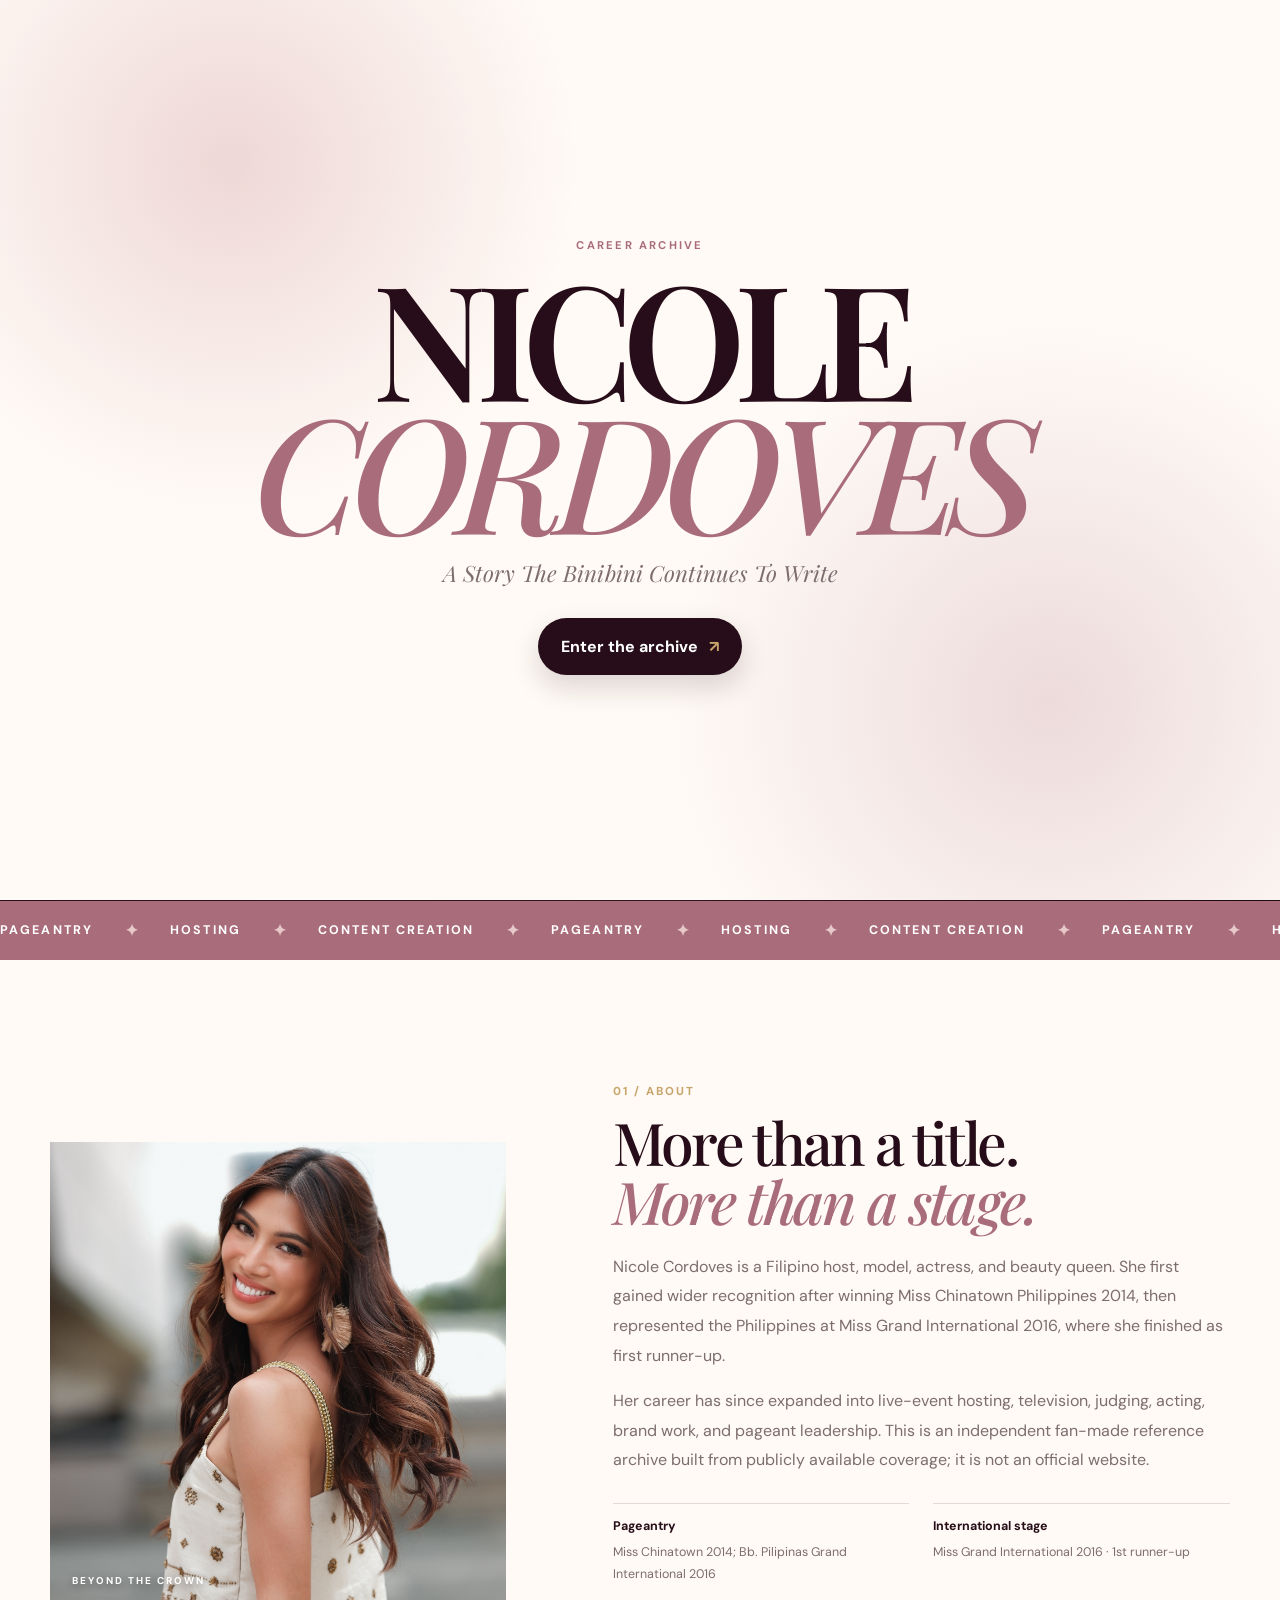
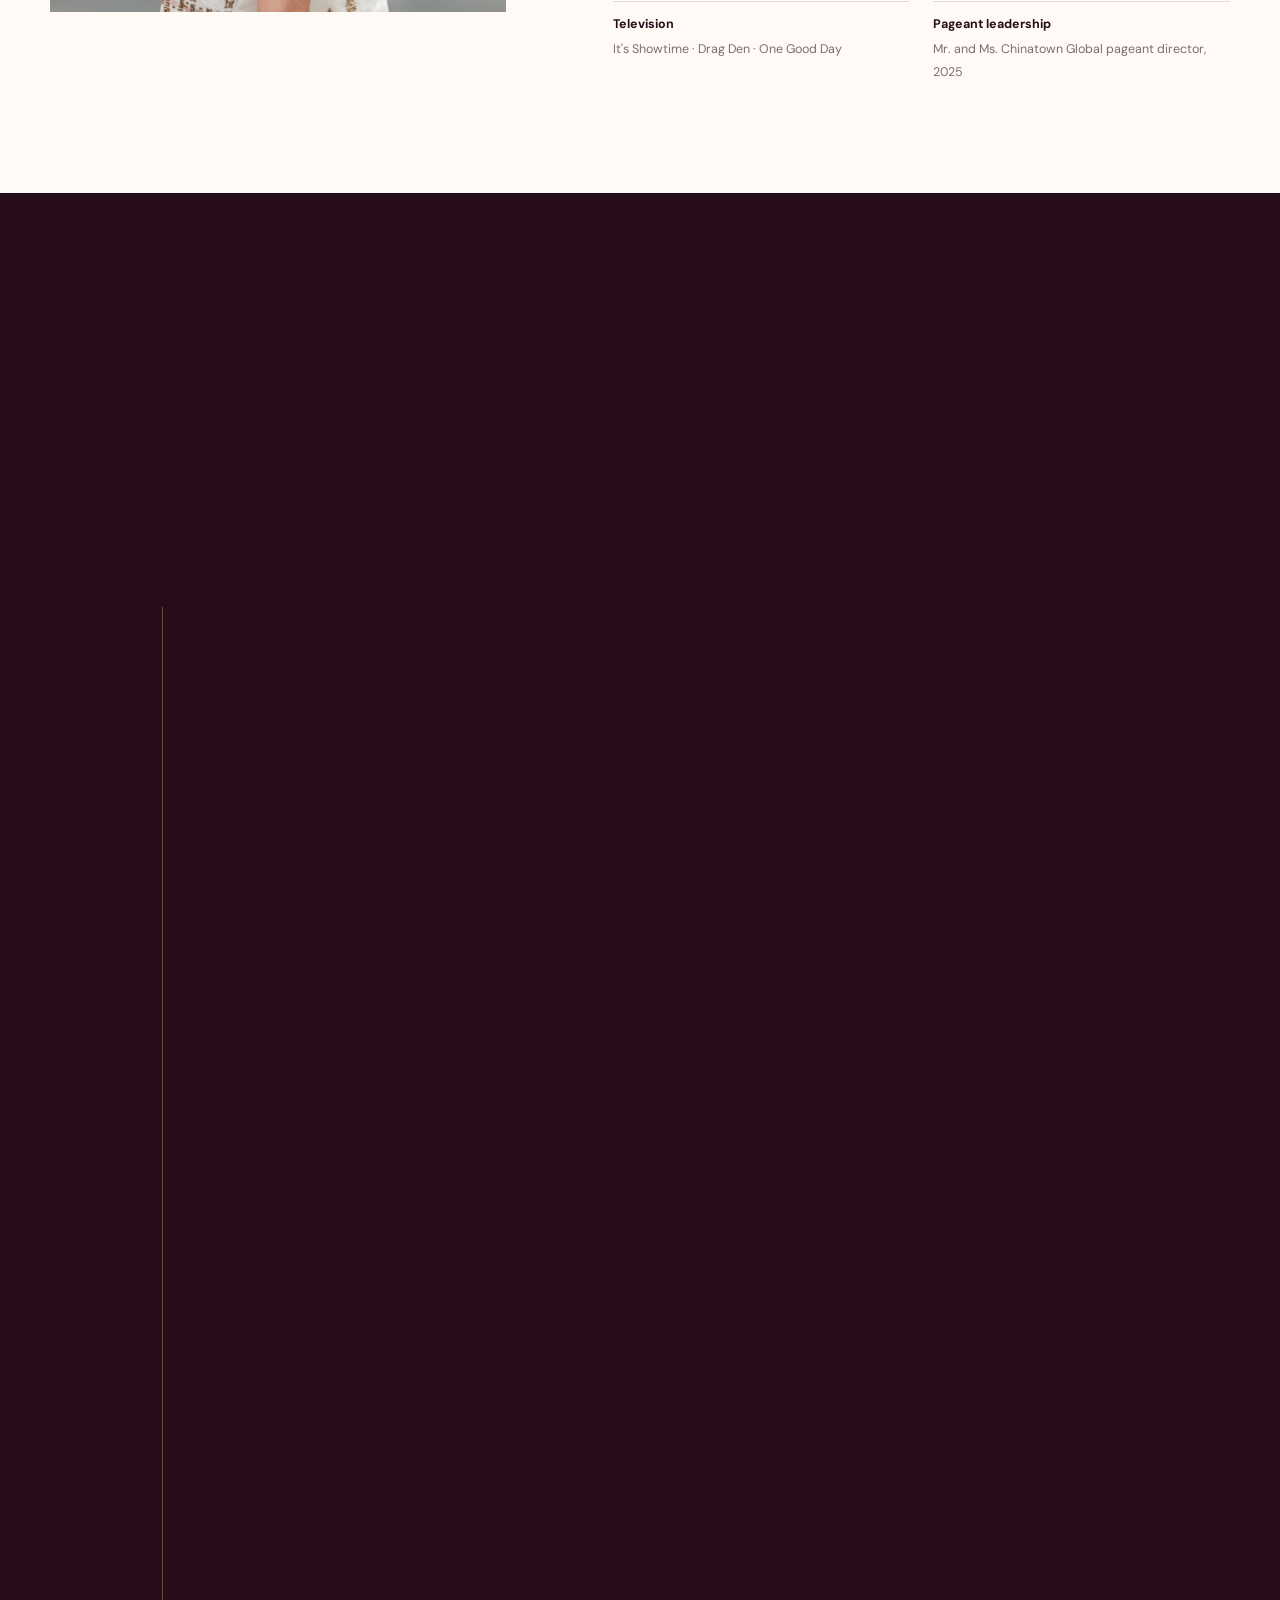
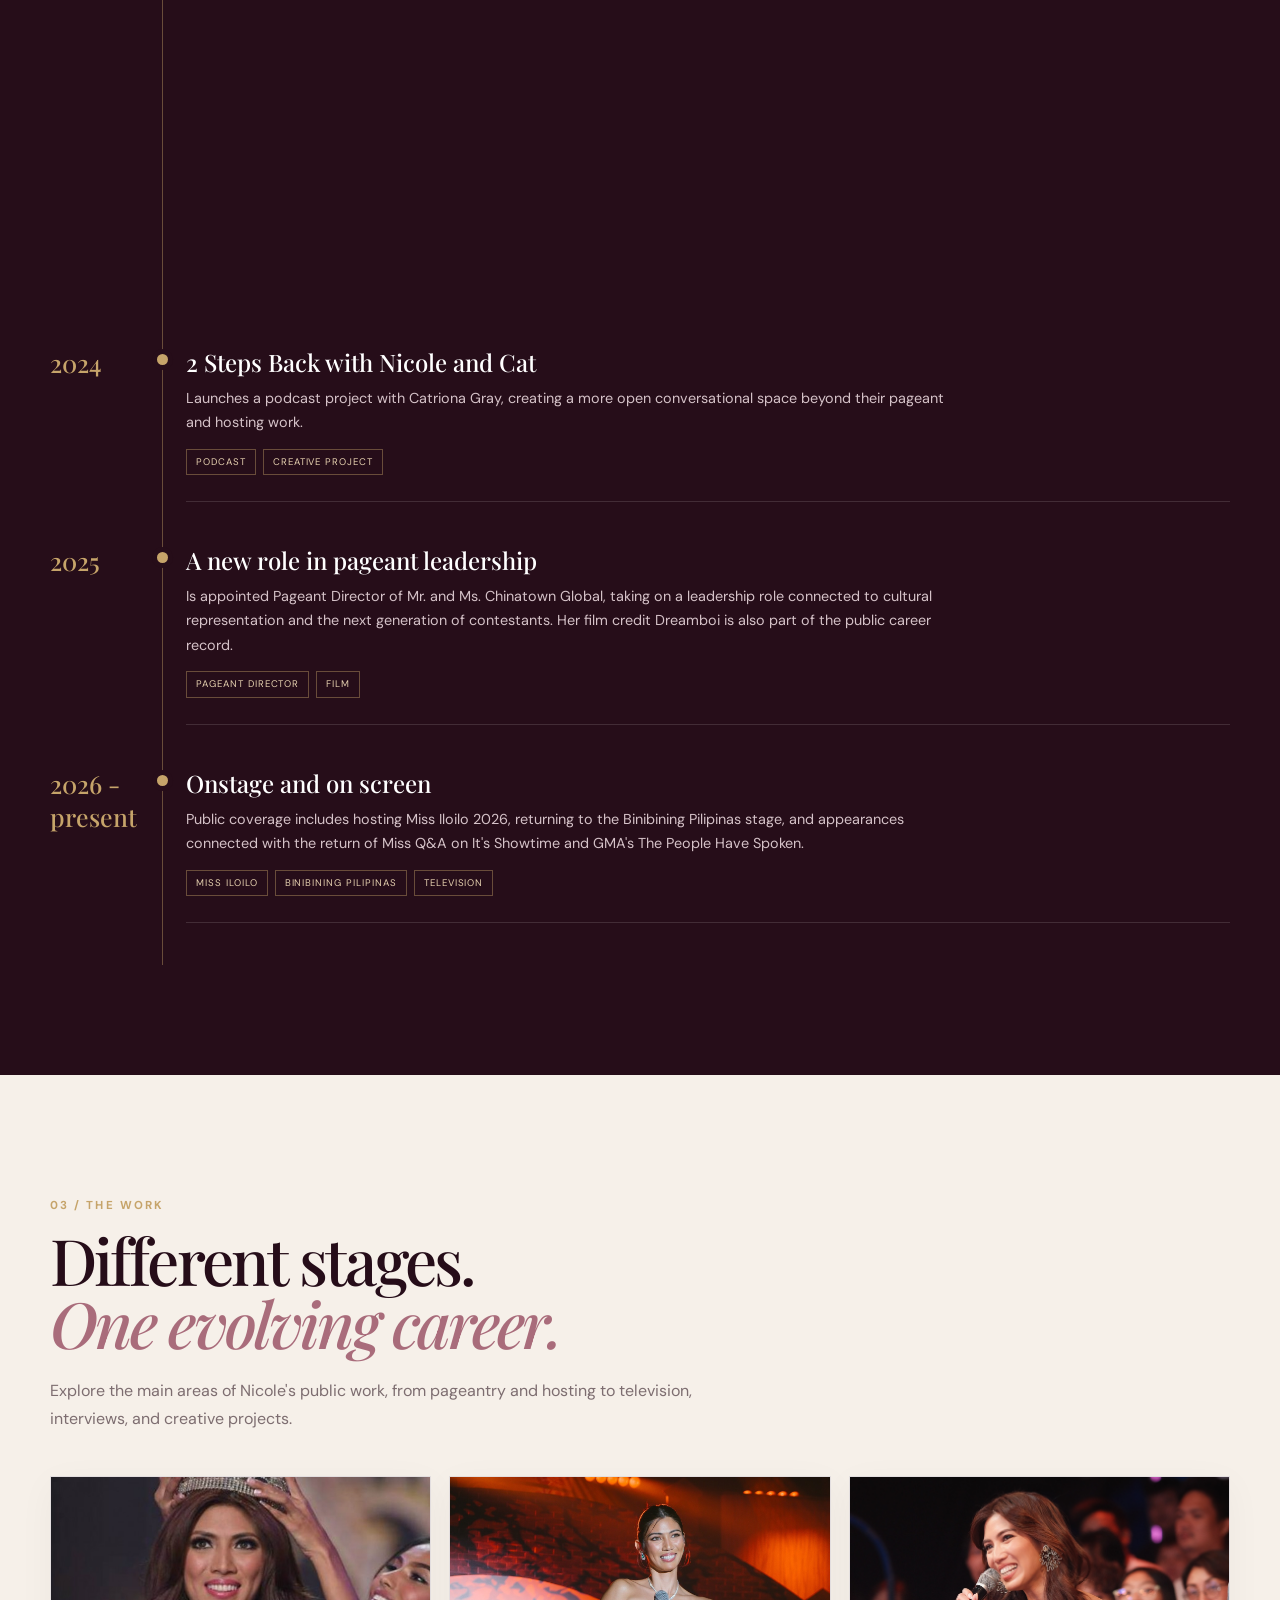
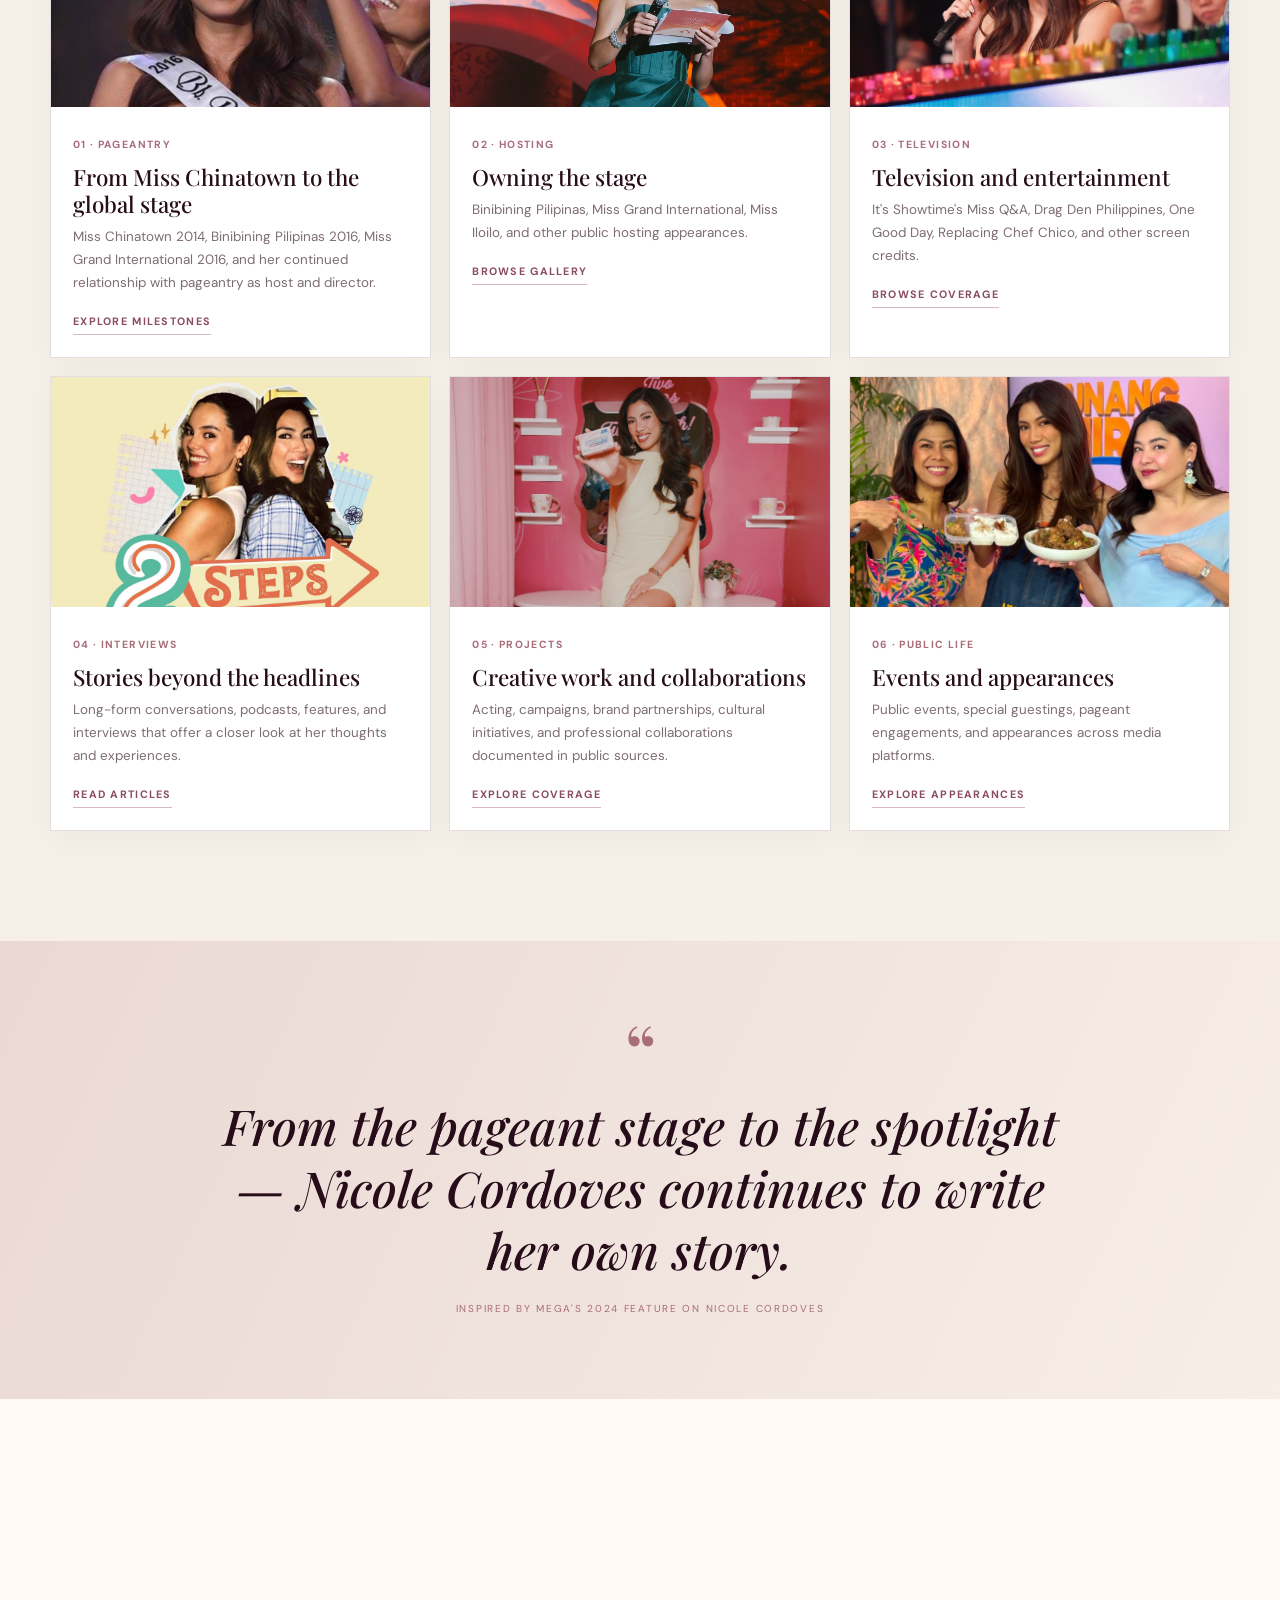
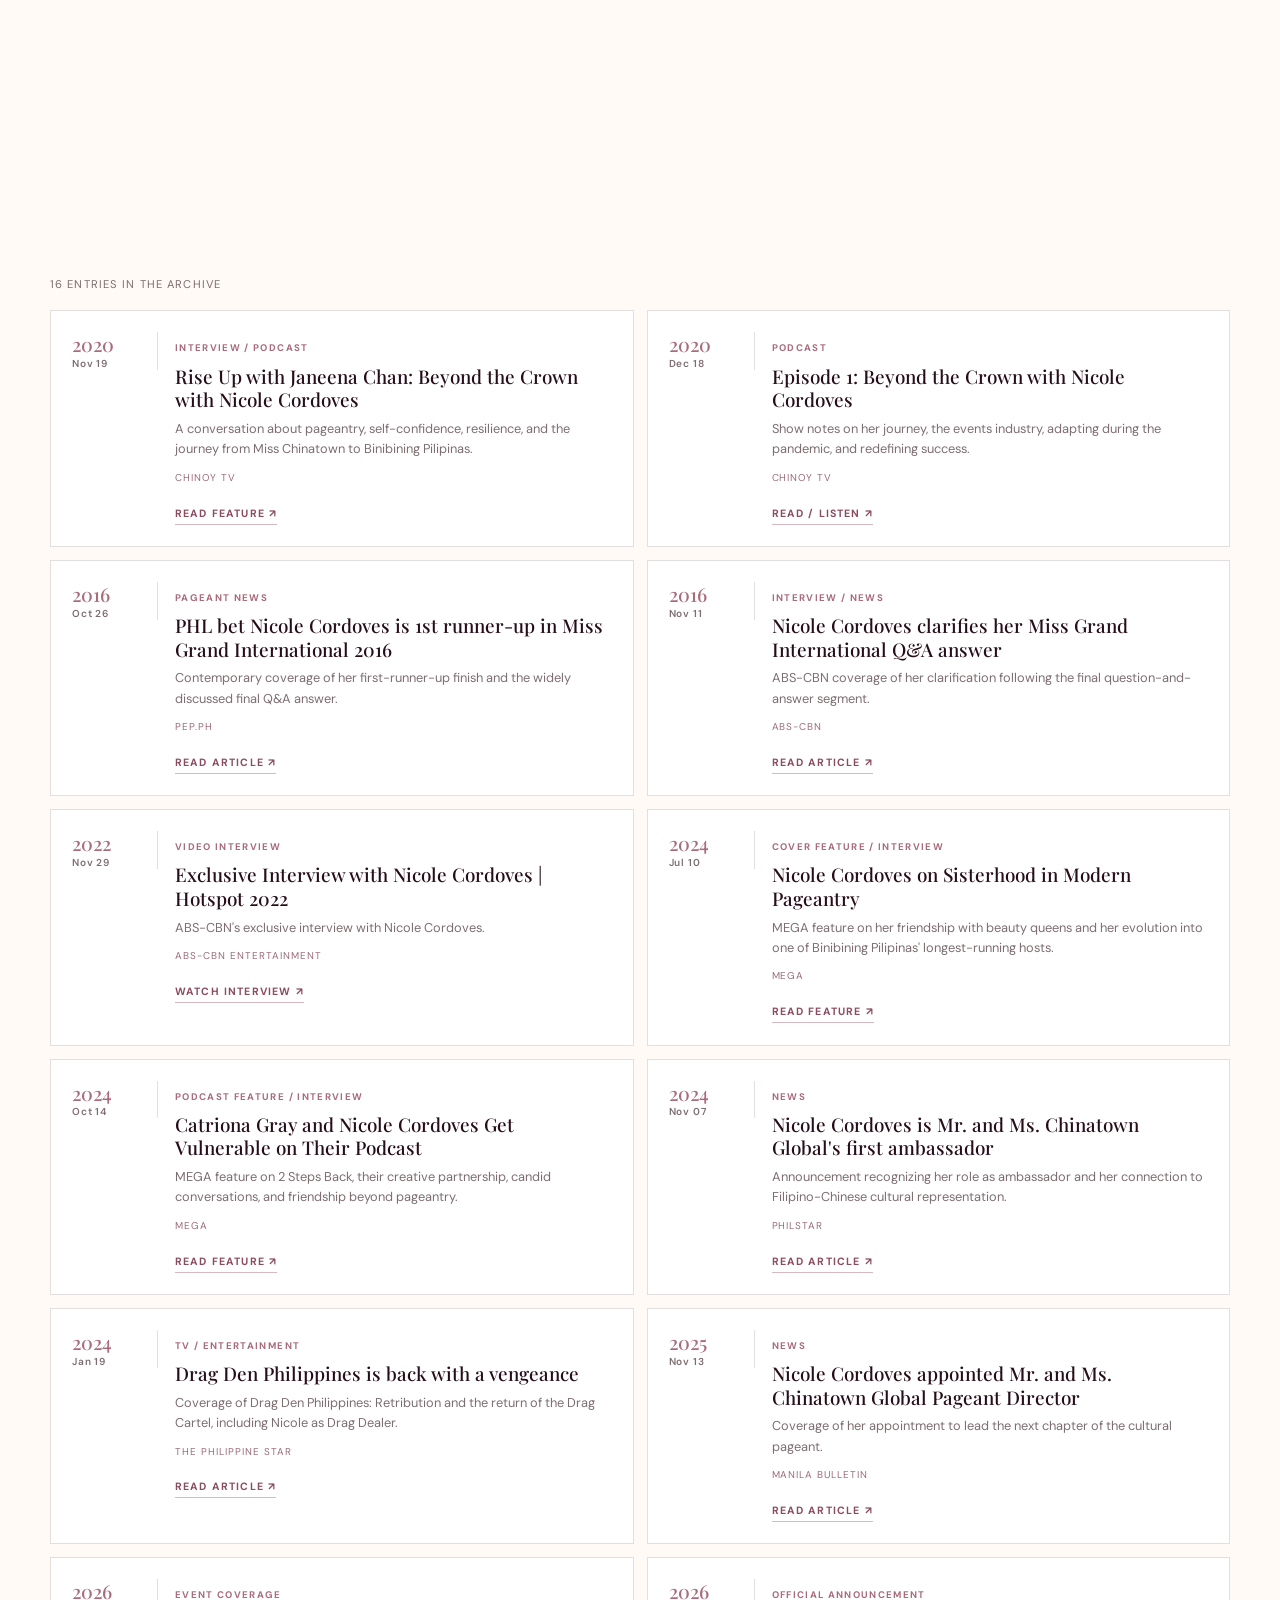
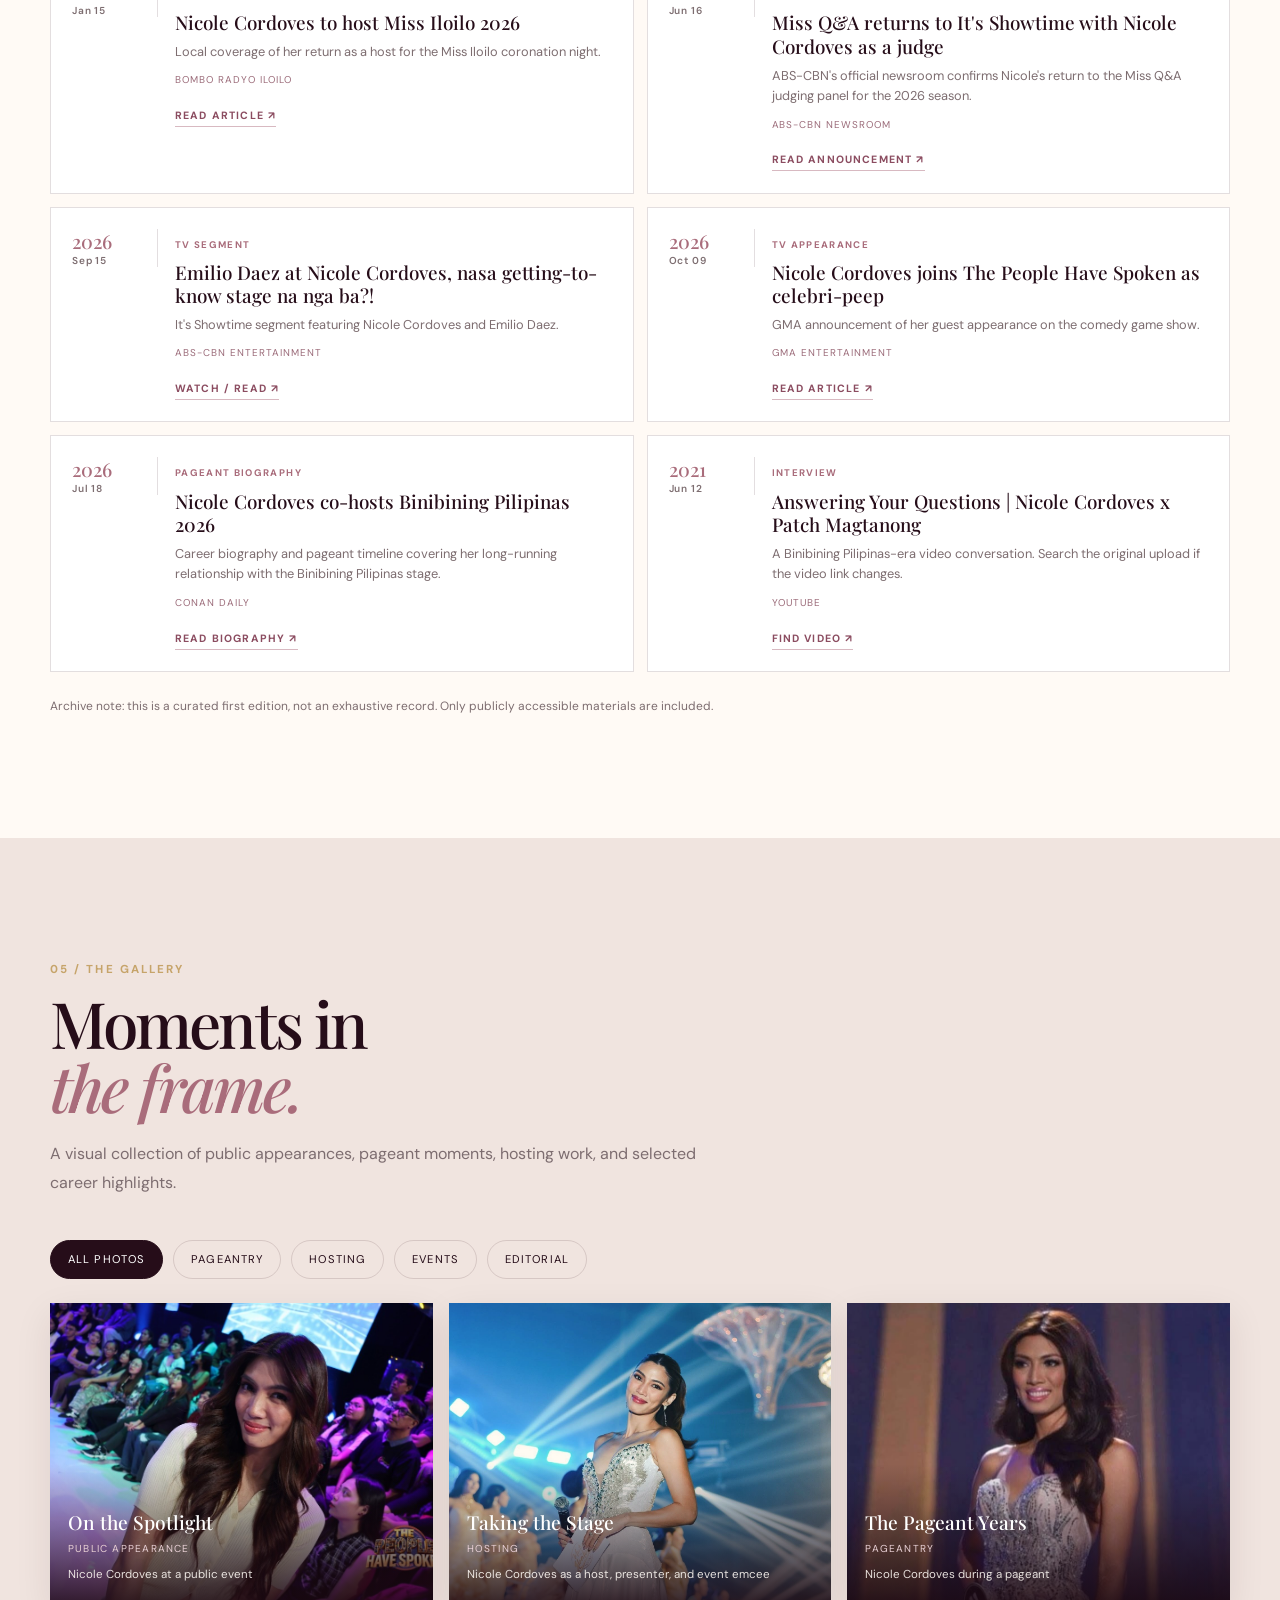
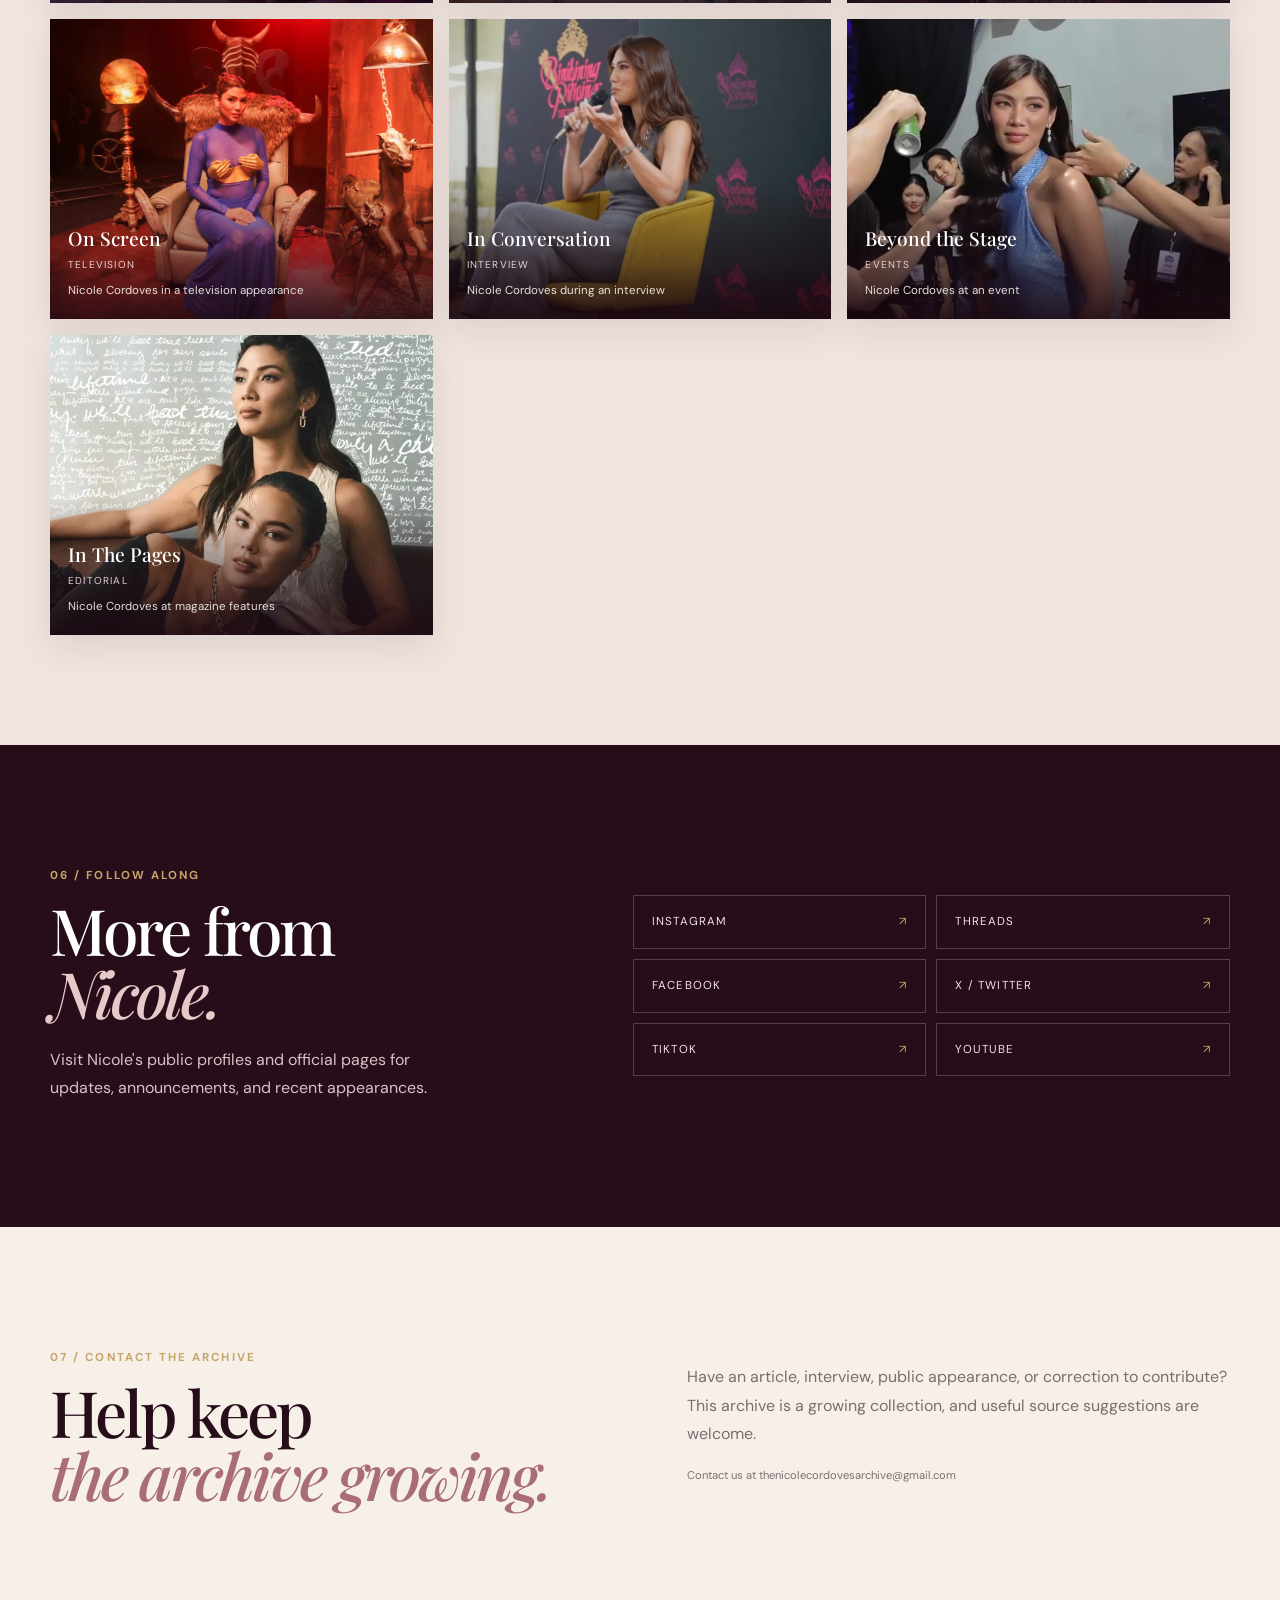
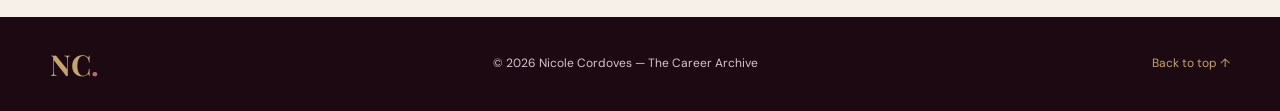
<file: index.html>
<!DOCTYPE html>
<html lang="en">
<head>
  <meta charset="UTF-8">
  <meta name="viewport" content="width=device-width, initial-scale=1.0">
  <meta name="theme-color" content="#260d19">
  <meta name="description" content="An archive documenting Nicole Cordoves' public career, pageantry, hosting, television work, articles and appearances.">
  
<!-- Canonical URL -->
<link rel="canonical" href="https://nicolecordoves.info/">

<!-- Open Graph -->
<meta property="og:type" content="website">
<meta property="og:title" content="Nicole Cordoves Archive | Career, Pageantry & Photos">
<meta property="og:description" content="An independent fan-made archive documenting Nicole Cordoves' public career, achievements, appearances, interviews, and photos.">
<meta property="og:url" content="https://nicolecordoves.info/">
<meta property="og:site_name" content="Nicole Cordoves Archive">

<!-- Twitter / X -->
<meta name="twitter:card" content="summary_large_image">
<meta name="twitter:title" content="Nicole Cordoves Archive | Career, Pageantry & Photos">
<meta name="twitter:description" content="Explore Nicole Cordoves' career, pageantry, hosting, public appearances, and photo collections.">

  <title>Nicole Cordoves | The Career Archive</title>
  <script>
  if (new URLSearchParams(window.location.search).get("fromArchive") === "1") {
    document.documentElement.classList.add("returning-from-archive");
  }
</script>

<style>
  html.returning-from-archive #intro {
    display: none !important;
  }
</style>

  <link rel="preconnect" href="https://fonts.googleapis.com">
  <link rel="preconnect" href="https://fonts.gstatic.com" crossorigin>
  <link href="https://fonts.googleapis.com/css2?family=DM+Sans:wght@400;500;600;700&family=Playfair+Display:ital,wght@0,500;0,600;0,700;1,500;1,600&display=swap" rel="stylesheet">

  <link rel="stylesheet" href="css/variables.css">
  <link rel="stylesheet" href="css/style.css">
  <link rel="stylesheet" href="css/intro.css">
  <link rel="stylesheet" href="css/navbar.css">
  <link rel="stylesheet" href="css/hero.css">
  <link rel="stylesheet" href="css/marquee.css">
  <link rel="stylesheet" href="css/about.css">
  <link rel="stylesheet" href="css/timeline.css">
  <link rel="stylesheet" href="css/career.css">
  <link rel="stylesheet" href="css/articles.css">
  <link rel="stylesheet" href="css/gallery.css">
  <link rel="stylesheet" href="css/social.css">
  <link rel="stylesheet" href="css/contact.css">
  <link rel="stylesheet" href="css/responsive.css">
</head>

<body class="no-scroll">

  <!-- INTRO SCREEN -->
  <div id="intro" aria-label="Welcome Nicole Cordoves archive">
    <div class="intro-content">
      <p class="intro-kicker">Career archive</p>
      <h1>NICOLE<br><em>CORDOVES</em></h1>
      <p class="intro-tagline">A Story The Binibini Continues To Write</p>
      <button id="enterBtn" type="button">
        Enter the archive <span aria-hidden="true">↗</span>
      </button>
    </div>
  </div>

  <!-- NAVIGATION -->
  <header class="site-header">
    <nav class="navbar container" aria-label="Main navigation">
      <a class="site-logo" href="#home" aria-label="Nicole Cordoves archive home">NC<span>.</span></a>

      <button class="menu-toggle" id="menuToggle" type="button"
        aria-label="Open navigation menu" aria-expanded="false" aria-controls="navLinks">
        <span></span><span></span><span></span>
      </button>

      <div class="nav-links" id="navLinks">
        <a class="nav-link" href="#about">About</a>
        <a class="nav-link" href="#journey">Journey</a>
        <a class="nav-link" href="#career">Career</a>
        <a class="nav-link" href="#articles">Articles</a>
        <a class="nav-link" href="#photos">Photos</a>
        <a class="nav-link" href="#social">Social</a>
        <a class="nav-link" href="#contact">Contact</a>
      </div>
    </nav>
  </header>

  <main>

    <!-- HERO -->
    <section class="hero" id="home">
      <div class="container hero-grid">

        <div class="hero-copy reveal">
          <p class="eyebrow">The Nicole Cordoves Archive</p>
          <h1 class="hero-title">Nicole<br><span>Cordoves.</span></h1>

          <p class="hero-role">
            Beauty queen <i>·</i> Host <i>·</i> Model <i>·</i> Content Creator
          </p>

          <p class="hero-description">
            From the pageant stage to the hosting spotlight, this archive follows Nicole's
            public journey through pageantry, television, entertainment, interviews,
            and the projects that continue to shape her career.
          </p>

          <div class="hero-actions">
            <a class="button button-primary" href="#journey">Explore her journey</a>
            <a class="button button-secondary" href="#articles">Browse articles</a>
          </div>

          <div class="hero-stats" aria-label="Career highlights">
            <div class="hero-stat">
              <strong>2014</strong>
              <span>Miss Chinatown</span>
            </div>
            <div class="hero-stat">
              <strong>2016</strong>
              <span>Miss Grand International</span>
            </div>
            <div class="hero-stat">
              <strong>2025</strong>
              <span>Pageant Director</span>
            </div>
          </div>
        </div>

        <div class="hero-visual reveal">
          <div class="hero-image-frame">
            <div class="hero-image-caption"></div>
          </div>
        </div>

      </div>
    </section>

    <!-- MARQUEE -->
    <div class="marquee" aria-label="Career areas">
      <div class="marquee-track">

        <div class="marquee-content">
          <span>PAGEANTRY</span><b>✦</b>
          <span>HOSTING</span><b>✦</b>
          <span>CONTENT CREATION</span><b>✦</b>

          <span>PAGEANTRY</span><b>✦</b>
          <span>HOSTING</span><b>✦</b>
          <span>CONTENT CREATION</span><b>✦</b>

          <span>PAGEANTRY</span><b>✦</b>
          <span>HOSTING</span><b>✦</b>
          <span>CONTENT CREATION</span><b>✦</b>
        </div>

        <div class="marquee-content" aria-hidden="true">
          <span>PAGEANTRY</span><b>✦</b>
          <span>HOSTING</span><b>✦</b>
          <span>CONTENT CREATION</span><b>✦</b>

          <span>PAGEANTRY</span><b>✦</b>
          <span>HOSTING</span><b>✦</b>
          <span>CONTENT CREATION</span><b>✦</b>

          <span>PAGEANTRY</span><b>✦</b>
          <span>HOSTING</span><b>✦</b>
          <span>CONTENT CREATION</span><b>✦</b>
        </div>

      </div>
    </div>

    <!-- ABOUT -->
    <section class="section about-section" id="about">
      <div class="container about-layout">

        <div class="about-art reveal">
          <img
            src="images/about/nicole-about.jpg"
            alt="Nicole Cordoves"
            class="about-photo"
          >
          <span class="about-art-caption">BEYOND THE CROWN</span>
        </div>

        <div class="about-copy reveal">
          <p class="section-label">01 / About</p>

          <h2>More than a title.<br><em>More than a stage.</em></h2>

          <p>
            Nicole Cordoves is a Filipino host, model, actress, and beauty queen.
            She first gained wider recognition after winning Miss Chinatown Philippines
            2014, then represented the Philippines at Miss Grand International 2016,
            where she finished as first runner-up.
          </p>

          <p>
            Her career has since expanded into live-event hosting, television, judging,
            acting, brand work, and pageant leadership. This is an independent fan-made
            reference archive built from publicly available coverage; it is not an
            official website.
          </p>

          <div class="about-facts">

            <div class="about-fact">
              <b>Pageantry</b>
              <span>Miss Chinatown 2014; Bb. Pilipinas Grand International 2016</span>
            </div>

            <div class="about-fact">
              <b>International stage</b>
              <span>Miss Grand International 2016 · 1st runner-up</span>
            </div>

            <div class="about-fact">
              <b>Television</b>
              <span>It's Showtime · Drag Den · One Good Day</span>
            </div>

            <div class="about-fact">
              <b>Pageant leadership</b>
              <span>Mr. and Ms. Chinatown Global pageant director, 2025</span>
            </div>

          </div>
        </div>

      </div>
    </section>

    <!-- JOURNEY -->
    <section class="section journey-section" id="journey">
      <div class="container">

        <div class="section-heading reveal">
          <p class="section-label">02 / The milestones</p>
          <h2>A journey,<br><em>chapter by chapter.</em></h2>
          <p class="section-copy">
            A working timeline of major public career milestones. Dates and credits
            can be expanded as additional primary sources are collected.
          </p>
        </div>

        <div class="timeline" id="journeyTimeline">
          <p class="loading-message">Loading career milestones...</p>
        </div>

      </div>
    </section>

    <!-- CAREER -->
    <section class="section career-section" id="career">
      <div class="container">

        <div class="section-heading reveal">
          <p class="section-label">03 / The work</p>
          <h2>Different stages.<br><em>One evolving career.</em></h2>
          <p class="section-copy">
            Explore the main areas of Nicole's public work, from pageantry and hosting
            to television, interviews, and creative projects.
          </p>
        </div>

        <div class="career-grid" id="careerGrid">
          <p class="loading-message">Loading career areas...</p>
        </div>

      </div>
    </section>

    <!-- QUOTE -->
    <section class="quote-band">
      <div class="container reveal">
        <span class="quote-mark" aria-hidden="true">“</span>
        <blockquote>
          From the pageant stage to the spotlight — Nicole Cordoves continues to write her own story.
        </blockquote>
        <p>Inspired by MEGA's 2024 feature on Nicole Cordoves</p>
      </div>
    </section>

    <!-- ARTICLES -->
    <section class="section articles-section" id="articles">
      <div class="container">

        <div class="section-heading reveal">
          <p class="section-label">04 / The reading room</p>
          <h2>Stories worth<br><em>revisiting.</em></h2>
          <p class="section-copy">
            A curated collection of public articles, interviews, features, and video
            appearances. Search by title, publication, or keyword.
          </p>
        </div>

        <div class="article-tools reveal">
          <label class="search-wrap">
            <span class="visually-hidden">Search articles</span>
            <input id="articleSearch" type="search" placeholder="Search articles, topics, or publications...">
          </label>

          <div class="article-filters" id="articleFilters" aria-label="Filter articles">
            <button class="article-filter active" type="button" data-filter="all">All</button>
            <button class="article-filter" type="button" data-filter="pageantry">Pageantry</button>
            <button class="article-filter" type="button" data-filter="hosting">Hosting</button>
            <button class="article-filter" type="button" data-filter="television">TV &amp; Film</button>
            <button class="article-filter" type="button" data-filter="interview">Interviews</button>
            <button class="article-filter" type="button" data-filter="leadership">Leadership</button>
          </div>
        </div>

        <div class="article-count">
          <span id="articleCount">0</span> entries in the archive
        </div>

        <div class="articles-grid" id="articlesGrid">
          <p class="loading-message">Loading articles...</p>
        </div>

        <p class="empty-message" id="articlesEmpty" hidden>
          No matching articles. Try another keyword or category.
        </p>

        <p class="archive-note">
          Archive note: this is a curated first edition, not an exhaustive record.
          Only publicly accessible materials are included.
        </p>

      </div>
    </section>

    <!-- PHOTOS -->
    <section class="section photos-section" id="photos">
      <div class="container">

        <div class="section-heading reveal">
          <p class="section-label">05 / The gallery</p>
          <h2>Moments in<br><em>the frame.</em></h2>
          <p class="section-copy">
            A visual collection of public appearances, pageant moments, hosting work,
            and selected career highlights.
          </p>
        </div>

        <div class="photo-filters" id="photoFilters" aria-label="Filter photos">
          <button class="photo-filter active" type="button" data-filter="all">All photos</button>
          <button class="photo-filter" type="button" data-filter="pageantry">Pageantry</button>
          <button class="photo-filter" type="button" data-filter="hosting">Hosting</button>
          <button class="photo-filter" type="button" data-filter="events">Events</button>
          <button class="photo-filter" type="button" data-filter="editorial">Editorial</button>
        </div>

        <div class="photo-grid" id="photoGrid">
          <p class="loading-message">Loading photo gallery...</p>
        </div>

      </div>
    </section>

    <!-- SOCIAL -->
    <section class="section social-section" id="social">
      <div class="container social-layout">

        <div class="social-copy reveal">
          <p class="section-label">06 / Follow along</p>
          <h2>More from<br><em>Nicole.</em></h2>
          <p>
            Visit Nicole's public profiles and official pages for updates,
            announcements, and recent appearances.
          </p>
        </div>

        <div class="social-links reveal">
          <a href="https://www.instagram.com/binibiningnicolecordoves/" target="_blank" rel="noopener noreferrer">Instagram <span>↗</span></a>
          <a href="https://www.threads.com/@binibiningnicolecordoves/" target="_blank" rel="noopener noreferrer">Threads <span>↗</span></a>
          <a href="https://www.facebook.com/binibiningnicolecordoves/" target="_blank" rel="noopener noreferrer">Facebook <span>↗</span></a>
          <a href="https://x.com/NicoleCordoves" target="_blank" rel="noopener noreferrer">X / Twitter <span>↗</span></a>
          <a href="https://www.tiktok.com/@nicolecordoves" target="_blank" rel="noopener noreferrer">TikTok <span>↗</span></a>
          <a href="https://www.youtube.com/@NicoleCordoves" target="_blank" rel="noopener noreferrer">YouTube <span>↗</span></a>
        </div>

      </div>
    </section>

    <!-- CONTACT -->
    <section class="section contact-section" id="contact">
      <div class="container contact-layout reveal">

        <div>
          <p class="section-label">07 / Contact the archive</p>
          <h2>Help keep<br><em>the archive growing.</em></h2>
        </div>

        <div class="contact-copy">
          <p>
            Have an article, interview, public appearance, or correction to contribute?
            This archive is a growing collection, and useful source suggestions are welcome.
          </p>
          <p class="contact-small">Contact us at thenicolecordovesarchive@gmail.com</p>
        </div>

      </div>
    </section>

  </main>

  <!-- FOOTER -->
  <footer class="site-footer">
    <div class="container footer-inner">
      <a class="footer-logo" href="#home">NC<span>.</span></a>
      <p>© <span id="currentYear"></span> Nicole Cordoves — The Career Archive</p>
      <a href="#home" class="back-to-top">Back to top ↑</a>
    </div>
  </footer>

  <!-- SCRIPTS -->
  <script src="js/main.js" defer></script>
  <script src="js/journey.js" defer></script>
  <script src="js/articles.js" defer></script>
  <script src="js/gallery.js" defer></script>
  <script src="js/career.js" defer></script>

</body>
</html>
</file>
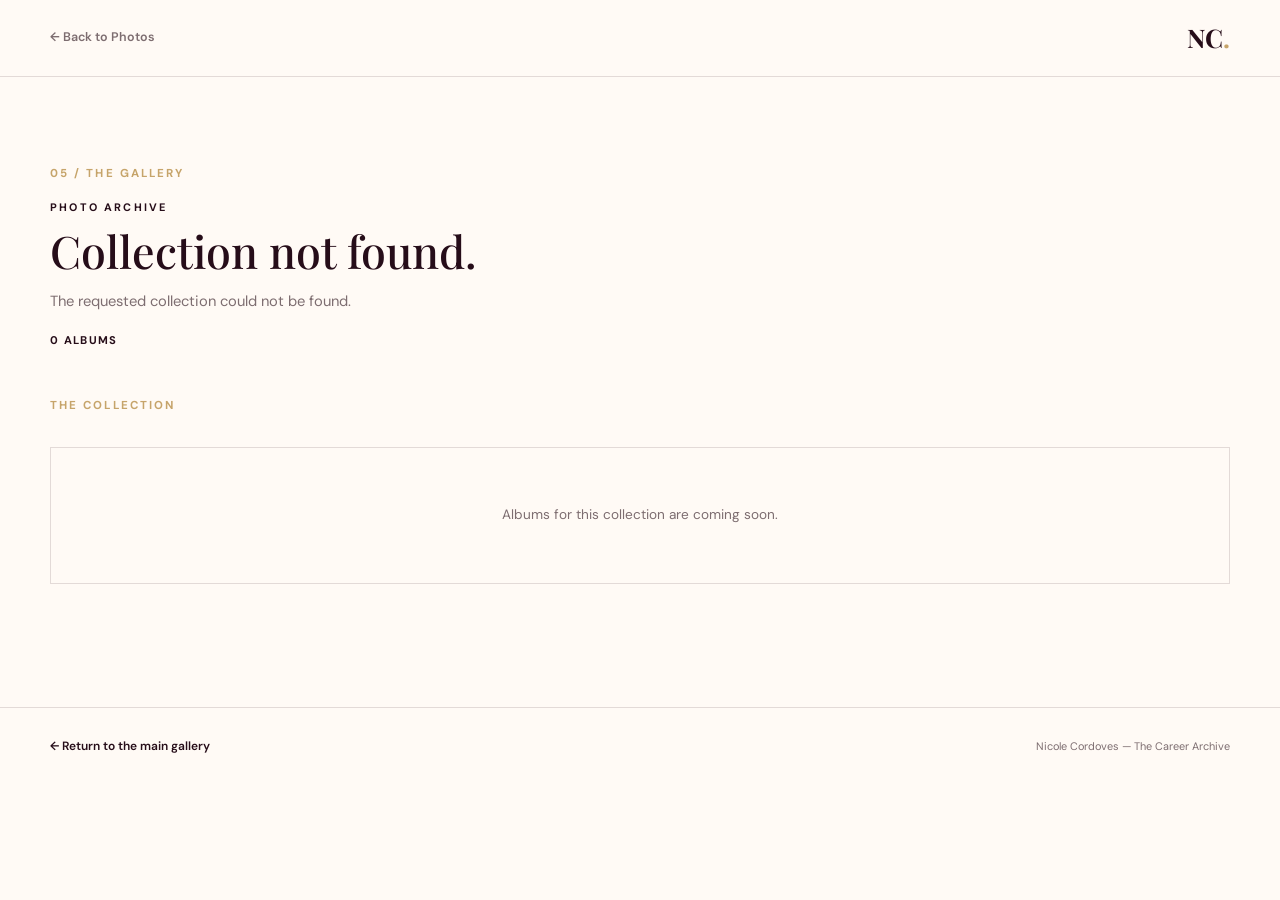
<file: photo-category.html>
<!DOCTYPE html>
<html lang="en">
<head>
  <meta charset="UTF-8">
  <meta name="viewport" content="width=device-width, initial-scale=1.0">
  <meta name="theme-color" content="#260d19">

  <title>Photo Archive | Nicole Cordoves</title>

  <link rel="preconnect" href="https://fonts.googleapis.com">
  <link rel="preconnect" href="https://fonts.gstatic.com" crossorigin>

  <link href="https://fonts.googleapis.com/css2?family=DM+Sans:wght@400;500;600;700&family=Playfair+Display:ital,wght@0,500;0,600;0,700;1,500&display=swap" rel="stylesheet">

  <link rel="stylesheet" href="css/variables.css">
  <link rel="stylesheet" href="css/style.css">
  <link rel="stylesheet" href="css/photo-archive.css">
</head>

<body>

  <header class="archive-header">
    <div class="container archive-nav">
      <a href="index.html#photos" class="archive-back">← Back to Photos</a>
      <a href="index.html" class="archive-logo">NC<span>.</span></a>
    </div>
  </header>

  <main class="archive-main">

    <section class="archive-intro">
      <div class="container">

        <p class="section-label">05 / The gallery</p>

        <p class="archive-eyebrow" id="categoryLabel">PHOTO COLLECTION</p>

        <h1 id="categoryTitle">Loading archive...</h1>

        <p class="archive-description" id="categoryDescription"></p>

        <div class="archive-meta">
          <span id="albumCount">0 albums</span>
        </div>

      </div>
    </section>

    <section class="archive-content">
      <div class="container">

        <div class="archive-section-heading">
          <p class="section-label">THE COLLECTION</p>
        </div>

        <div class="album-grid" id="albumGrid">
          <p class="loading-message">Loading albums...</p>
        </div>

        <p class="archive-empty" id="albumEmpty" hidden>
          Albums for this collection are coming soon.
        </p>

      </div>
    </section>

  </main>

  <footer class="archive-footer">
    <div class="container">
      <a href="index.html#photos">← Return to the main gallery</a>
      <p>Nicole Cordoves — The Career Archive</p>
    </div>
  </footer>

  <script src="js/photo-category.js" defer></script>

</body>
</html>
</file>
<file: css/variables.css>
:root {
  --wine: #260d19;
  --wine-soft: #401626;
  --wine-light: #5c2b3d;
  --rose: #a96c7b;
  --blush: #e7c9c9;
  --gold: #c6a46a;
  --cream: #f6f0e9;
  --paper: #fffaf5;
  --paper-pink: #f2e5e2;
  --ink: #2b2023;
  --muted: #7d6d70;
  --line: rgba(67, 35, 44, .15);
  --white: #fff;
  --serif: "Playfair Display", Georgia, serif;
  --sans: "DM Sans", Arial, sans-serif;
  --shadow: 0 22px 70px rgba(40, 12, 25, .13);
  --radius: 22px;
}
</file>
<file: css/style.css>
* { box-sizing: border-box; }
html { scroll-behavior: smooth; scroll-padding-top: 90px; }
body {
  margin: 0;
  background: var(--paper);
  color: var(--ink);
  font-family: var(--sans);
  line-height: 1.7;
  overflow-x: hidden;
}
body.no-scroll { overflow: hidden; }
a { color: inherit; text-decoration: none; }
button, input { font: inherit; }
button { cursor: pointer; }
img { max-width: 100%; }
.container { width: min(1180px, calc(100% - 48px)); margin: 0 auto; }
.section { padding: 110px 0; position: relative; overflow: hidden; }
.eyebrow, .section-label {
  color: var(--gold);
  font-size: .72rem;
  font-weight: 700;
  letter-spacing: .18em;
  text-transform: uppercase;
}
.section-heading { max-width: 720px; margin-bottom: 42px; }
.section-heading h2, .about-copy h2, .social-copy h2, .contact-layout h2 {
  margin: 12px 0 22px;
  color: var(--wine);
  font: 500 clamp(2.6rem, 5vw, 5rem)/.99 var(--serif);
  letter-spacing: -.045em;
}
.section-heading h2 em, .about-copy h2 em, .social-copy h2 em, .contact-layout h2 em {
  color: var(--rose);
  font-weight: 500;
}
.section-copy { max-width: 680px; color: var(--muted); line-height: 1.8; }
.reveal { opacity: 0; transform: translateY(22px); transition: opacity .7s ease, transform .7s ease; }
.reveal.show { opacity: 1; transform: none; }
.loading-message, .empty-message { color: var(--muted); padding: 24px; text-align: center; }
.visually-hidden {
  position: absolute; width: 1px; height: 1px; padding: 0; margin: -1px;
  overflow: hidden; clip: rect(0,0,0,0); white-space: nowrap; border: 0;
}
.button {
  display: inline-flex; align-items: center; justify-content: center; gap: 8px;
  padding: 14px 21px; border: 1px solid var(--gold);
  font-size: .72rem; font-weight: 700; letter-spacing: .12em;
  text-transform: uppercase; transition: .25s ease;
}
.button:hover { transform: translateY(-3px); box-shadow: 0 10px 25px rgba(16,6,11,.16); }
.button-primary { background: var(--gold); color: var(--wine); }
.button-secondary { color: var(--paper); border-color: rgba(231,201,201,.6); }
.site-footer { background: #1c0911; color: #d7c5ca; padding: 28px 0; font-size: .75rem; }
.footer-inner { display: flex; align-items: center; justify-content: space-between; gap: 20px; flex-wrap: wrap; }
.footer-inner p { margin: 0; }
.footer-logo { font: 700 1.8rem var(--serif); color: var(--gold); }
.footer-logo span { color: var(--rose); }
.back-to-top { color: var(--gold); }
</file>
<file: css/intro.css>
#intro {
  position: fixed; inset: 0; z-index: 1000; display: grid; place-items: center;
  text-align: center; padding: 30px; overflow: hidden;
  background:
    radial-gradient(circle at 18% 18%, rgba(231,201,201,.7), transparent 27%),
    radial-gradient(circle at 82% 78%, rgba(169,108,123,.22), transparent 30%),
    var(--paper);
  opacity: 1; visibility: visible; pointer-events: auto;
  transition: opacity .75s ease, visibility .75s ease;
}
#intro.hide { opacity: 0; visibility: hidden; pointer-events: none; }
.intro-content { position: relative; z-index: 2; }
.intro-kicker { color: var(--rose); font-size: .7rem; font-weight: 700; letter-spacing: .2em; text-transform: uppercase; }
#intro h1 {
  margin: 15px 0 8px; color: var(--wine);
  font: 600 clamp(4.2rem, 14vw, 10rem)/.83 var(--serif); letter-spacing: -.07em;
}
#intro h1 em { color: var(--rose); font-weight: 500; }
.intro-tagline { margin: 22px 0 30px; color: var(--muted); font: italic 1.4rem var(--serif); }
#enterBtn {
  border: 0; border-radius: 999px; padding: 15px 23px;
  background: var(--wine); color: var(--white); font-weight: 700;
  box-shadow: 0 12px 28px rgba(38,13,25,.16); transition: .25s ease;
}
#enterBtn:hover { transform: translateY(-3px); background: var(--wine-soft); }
#enterBtn span { color: var(--gold); padding-left: 7px; }
.intro-star { position: absolute; color: var(--gold); opacity: .75; animation: floatStar 4s ease-in-out infinite; }
.star-one { top: 17%; left: 14%; font-size: 3rem; }
.star-two { right: 13%; bottom: 18%; font-size: 2.4rem; animation-delay: -2s; }
@keyframes floatStar { 50% { transform: translateY(-12px) rotate(15deg); } }
</file>
<file: css/navbar.css>
.site-header {
  position: sticky; top: 0; z-index: 100;
  background: rgba(255,250,245,.9); backdrop-filter: blur(18px);
  -webkit-backdrop-filter: blur(18px); border-bottom: 1px solid var(--line);
}
.navbar { height: 76px; display: flex; align-items: center; justify-content: space-between; gap: 24px; position: relative; }
.site-logo { flex-shrink: 0; color: var(--wine); font: 700 1.9rem var(--serif); letter-spacing: -.06em; }
.site-logo span { color: var(--rose); }
.nav-links { display: flex; align-items: center; gap: 23px; }
.nav-link {
  position: relative; padding: 27px 0; color: var(--muted);
  font-size: .76rem; font-weight: 700; white-space: nowrap;
  transition: color .2s ease;
}
.nav-link::after {
  content: ""; position: absolute; left: 0; bottom: 18px; width: 100%; height: 2px;
  background: var(--rose); border-radius: 99px; transform: scaleX(0);
  transform-origin: center; transition: transform .25s ease;
}
.nav-link:hover, .nav-link.active { color: var(--wine); }
.nav-link:hover::after, .nav-link.active::after { transform: scaleX(1); }
.menu-toggle {
  display: none; width: 44px; height: 44px; padding: 8px;
  border: 0; border-radius: 12px; background: transparent;
}
.menu-toggle span { display: block; height: 2px; margin: 6px 0; background: var(--wine); border-radius: 99px; transition: .25s ease; }
.menu-toggle[aria-expanded="true"] span:nth-child(1) { transform: translateY(8px) rotate(45deg); }
.menu-toggle[aria-expanded="true"] span:nth-child(2) { opacity: 0; }
.menu-toggle[aria-expanded="true"] span:nth-child(3) { transform: translateY(-8px) rotate(-45deg); }
</file>
<file: css/hero.css>
.hero {
  min-height: calc(100vh - 76px); display: grid; align-items: center;
  padding: 82px 0 90px; position: relative; overflow: hidden;
  background:
    radial-gradient(ellipse at 78% 30%, rgba(169,108,123,.22), transparent 32%),
    linear-gradient(115deg, #210b16 0%, #381522 54%, #1c0b13 100%);
  color: var(--white);
}

.hero-grid { display: grid; grid-template-columns: 1.05fr .95fr; gap: 7%; align-items: center; position: relative; z-index: 1; }
.hero-copy .eyebrow { color: var(--gold); }
.hero-title { margin: 20px 0; font: 500 clamp(4.2rem,8vw,7.5rem)/.88 var(--serif); letter-spacing: -.07em; }
.hero-title span { color: var(--blush); font-style: italic; }
.hero-role { color: #dfc8ce; font-size: .78rem; letter-spacing: .15em; text-transform: uppercase; }
.hero-role i { color: var(--gold); font-style: normal; padding: 0 3px; }
.hero-description { max-width: 550px; color: #d8c8cd; font-size: 1.02rem; line-height: 1.8; margin: 23px 0 30px; }
.hero-actions { display: flex; flex-wrap: wrap; gap: 12px; }
.hero-stats { display: flex; gap: 28px; flex-wrap: wrap; margin-top: 34px; }
.hero-stat { padding-left: 13px; border-left: 2px solid var(--gold); }
.hero-stat strong { display: block; color: var(--blush); font: 500 1.35rem var(--serif); }
.hero-stat span { color: #d8c8cd; font-size: .68rem; letter-spacing: .07em; text-transform: uppercase; }
.hero-visual { min-height: 520px; position: relative; display: grid; place-items: center; }
.hero-image-frame {
  width: min(100%, 430px); aspect-ratio: 4 / 5; position: relative; overflow: hidden;
  display: grid; place-items: center; border: 1px solid rgba(198,164,106,.7); padding: 12px;
  background:
  linear-gradient(rgba(38, 13, 25, 0.12), rgba(38, 13, 25, 0.25)),
  url("../images/hero/nicole-hero.jpg") center 25% / cover no-repeat;
  box-shadow: var(--shadow); transform: rotate(1.5deg);
}
.hero-image-frame::before, .hero-image-frame::after {
  content: ""; position: absolute; width: 72%; height: 82%;
  border: 1px solid rgba(231,201,201,.25); border-radius: 50%; transform: rotate(22deg);
}
.hero-image-frame::after { width: 55%; height: 68%; transform: rotate(-22deg); }
.hero-monogram { color: rgba(245,231,230,.14); font: 500 clamp(8rem,20vw,15rem)/1 var(--serif); }
.hero-image-caption { position: absolute; z-index: 2; bottom: 28px; left: 28px; color: #f5e7e6; }
.hero-image-caption span { display: block; color: var(--gold); font-size: .58rem; letter-spacing: .2em; }
.hero-image-caption strong { font: 500 1.6rem var(--serif); }
.hero-note { position: absolute; bottom: 18px; left: -12px; z-index: 3; padding: 13px 19px; background: var(--cream); color: var(--wine); box-shadow: var(--shadow); }
.hero-note b { display: block; color: var(--rose); font-size: .6rem; letter-spacing: .16em; }
.hero-note span { font: italic 1.05rem var(--serif); }
.hero-orbit,
.orbit-one,
.orbit-two {
  display: none !important;
}

/* REMOVE ALL HERO ORBIT AND CIRCLE DECORATIONS */

.hero-visual .hero-orbit,
.hero-visual .orbit-one,
.hero-visual .orbit-two {
  display: none !important;
  visibility: hidden !important;
}

.hero-image-frame::before,
.hero-image-frame::after {
  content: none !important;
  display: none !important;
  border: none !important;
}
</file>
<file: css/marquee.css>
/* INFINITE CAREER MARQUEE */

.marquee {
  width: 100%;
  overflow: hidden;
  background: var(--rose);
  color: var(--white);
  padding: 16px 0;
}

.marquee-track {
  display: flex;
  width: max-content;
  animation: marqueeScroll 70s linear infinite;
  -webkit-animation: marqueeScroll 70s linear infinite;
  will-change: transform;
}

.marquee-content {
  display: flex;
  flex-shrink: 0;
  align-items: center;
  gap: 32px;
  padding-right: 32px;
  white-space: nowrap;
}

.marquee-content span {
  font-size: .78rem;
  font-weight: 700;
  letter-spacing: .17em;
}

.marquee-content b {
  color: var(--blush);
}

/* Infinite scrolling */
@keyframes marqueeScroll {
  from {
    transform: translateX(0);
  }

  to {
    transform: translateX(-50%);
  }
}

@-webkit-keyframes marqueeScroll {
  from {
    -webkit-transform: translateX(0);
  }

  to {
    -webkit-transform: translateX(-50%);
  }
}

/* Tablet */
@media screen and (max-width: 768px) {
  .marquee {
    padding: 14px 0;
  }

  .marquee-track {
    animation-duration: 220s !important;
    -webkit-animation-duration: 220s !important;
  }

  .marquee-content {
    gap: 24px;
    padding-right: 24px;
  }

  .marquee-content span {
    font-size: .68rem;
    letter-spacing: .12em;
  }
}

/* Small mobile */
@media screen and (max-width: 480px) {
  .marquee-track {
    animation-duration: 260s !important;
    -webkit-animation-duration: 260s !important;
  }

  .marquee-content {
    gap: 20px;
    padding-right: 20px;
  }

  .marquee-content span {
    font-size: .64rem;
    letter-spacing: .1em;
  }
}
</file>
<file: css/about.css>
/* ========================================
   ABOUT SECTION
======================================== */

.about-section {
  background: var(--paper);
}

.about-layout {
  display: grid;
  grid-template-columns: .85fr 1.15fr;
  gap: 9%;
  align-items: center;
  min-width: 0;
}

/* ABOUT PHOTO */

.about-art {
  position: relative;
  display: grid;
  place-items: center;
  min-height: 470px;
  overflow: hidden;
  background: #ead8d4;
}

/* Remove decorative orbits */
.about-art::before,
.about-art::after {
  content: none !important;
  display: none !important;
}

.about-photo {
  position: absolute;
  inset: 0;
  display: block;
  width: 100%;
  height: 100%;
  object-fit: cover;
  object-position: center 25%;
}

.about-art-caption {
  position: absolute;
  z-index: 2;
  bottom: 22px;
  left: 22px;
  color: white;
  font-size: .62rem;
  font-weight: 700;
  letter-spacing: .2em;
  text-shadow: 0 2px 8px rgba(0, 0, 0, .45);
}

/* ABOUT TEXT */

.about-copy {
  min-width: 0;
}

.about-copy h2 {
  font-size: clamp(2.5rem, 4.6vw, 4.4rem);
}

.about-copy > p:not(.section-label) {
  color: var(--muted);
  line-height: 1.85;
}

/* ABOUT FACTS */

.about-facts {
  display: grid;
  grid-template-columns: repeat(2, minmax(0, 1fr));
  gap: 15px 24px;
  width: 100%;
  min-width: 0;
  margin-top: 28px;
}

.about-fact {
  min-width: 0;
  width: 100%;
  padding-top: 13px;
  border-top: 1px solid var(--line);
  box-sizing: border-box;
}

.about-fact b {
  display: block;
  margin-bottom: 5px;
  color: var(--wine);
  font-size: .78rem;
  line-height: 1.5;
}

.about-fact span {
  display: block;
  position: static;
  width: 100%;
  max-width: 100%;
  height: auto;
  margin: 0;
  padding: 0;
  color: var(--muted);
  font-family: var(--sans);
  font-size: .78rem;
  font-weight: 400;
  line-height: 1.8;
  white-space: normal;
  overflow: visible;
  overflow-wrap: anywhere;
  word-break: normal;
  box-sizing: border-box;
}

/* ========================================
   MOBILE RESPONSIVE
======================================== */

@media screen and (max-width: 620px) {

  .about-layout {
    grid-template-columns: minmax(0, 1fr);
    gap: 30px;
    width: 100%;
    min-width: 0;
  }

  .about-art {
    min-height: 330px;
    width: 100%;
  }

  .about-copy {
    width: 100%;
    min-width: 0;
  }

  .about-facts {
    grid-template-columns: minmax(0, 1fr);
    gap: 18px;
    width: 100%;
    min-width: 0;
  }

  .about-fact {
    display: block;
    width: 100%;
    min-width: 0;
    padding-top: 14px;
    overflow: visible;
  }

  .about-fact b {
    display: block;
    margin-bottom: 6px;
  }

  .about-fact span {
    display: block;
    width: 100%;
    max-width: 100%;
    height: auto;
    font-family: var(--sans);
    font-size: .78rem;
    line-height: 1.8;
    white-space: normal;
    overflow: visible;
    overflow-wrap: anywhere;
  }
}
</file>
<file: css/timeline.css>
.journey-section { background: var(--wine); color: var(--white); }
.journey-section .section-heading h2 { color: var(--white); }
.journey-section .section-heading h2 em { color: var(--blush); }
.journey-section .section-copy { color: #d5c2c8; }
.timeline { position: relative; margin-top: 54px; }
.timeline::before { content: ""; position: absolute; top: 0; bottom: 0; left: 112px; width: 1px; background: rgba(198,164,106,.42); }
.timeline-item { position: relative; display: grid; grid-template-columns: 88px 1fr; gap: 48px; padding-bottom: 42px; }
.timeline-item::before { content: ""; position: absolute; left: 107px; top: 8px; width: 11px; height: 11px; border-radius: 50%; background: var(--gold); box-shadow: 0 0 0 5px var(--wine); }
.timeline-year { color: var(--gold); font: 500 1.55rem var(--serif); }
.timeline-card { padding: 0 0 26px; border-bottom: 1px solid rgba(255,255,255,.13); }
.timeline-card h3 { margin: 0 0 8px; color: white; font: 500 1.5rem var(--serif); }
.timeline-card p { max-width: 780px; margin: 0; color: #d5c2c8; font-size: .9rem; }
.timeline-tags { display: flex; flex-wrap: wrap; gap: 7px; margin-top: 14px; }
.timeline-tag { border: 1px solid rgba(198,164,106,.42); padding: 4px 9px; color: #e4cfae; font-size: .6rem; letter-spacing: .1em; text-transform: uppercase; }

/* TIMELINE SCROLL ANIMATION */

.timeline-item.reveal {
  opacity: 0;
  transform: translateY(24px);
  transition:
    opacity .7s ease,
    transform .7s ease !important;
  will-change: opacity, transform;
}

.timeline-item.reveal.show {
  opacity: 1;
  transform: translateY(0);
}

/* Keep timeline animation working on mobile,
   including devices with reduced-motion settings. */

@media screen and (max-width: 620px) {
  .timeline-item.reveal {
    transition-duration: .7s !important;
  }

  .timeline-item.reveal.show {
    opacity: 1 !important;
    transform: translateY(0) !important;
  }
}

/* TIMELINE REVEAL ANIMATION */

.timeline-item.reveal {
  opacity: 0;
  transform: translateY(25px);
  transition:
    opacity .7s ease,
    transform .7s ease !important;
}

.timeline-item.reveal.show {
  opacity: 1 !important;
  transform: translateY(0) !important;
}

/* MOBILE TIMELINE ANIMATION */

@media screen and (max-width: 620px) {
  .timeline-item.reveal {
    opacity: 0;
    transform: translateY(25px);
    transition:
      opacity .7s ease,
      transform .7s ease !important;
  }

  .timeline-item.reveal.show {
    opacity: 1 !important;
    transform: translateY(0) !important;
  }
}
</file>
<file: css/career.css>
.career-section {
  background: var(--cream);
}

.career-grid {
  display: grid;
  grid-template-columns: repeat(3, 1fr);
  gap: 18px;
}

.career-card {
  overflow: hidden;
  background: var(--white);
  border: 1px solid var(--line);
  box-shadow: 0 8px 35px rgba(50,20,30,.04);
  transition: .25s ease;
}

.career-card:hover {
  transform: translateY(-5px);
  box-shadow: var(--shadow);
}

.career-card-art {
  height: 230px;
  position: relative;
  overflow: hidden;
  background: #ead8d4;
}

.career-card-art img {
  width: 100%;
  height: 100%;
  display: block;
  object-fit: cover;
  object-position: center;
  transition: transform .5s ease;
}

.career-card:hover .career-card-art img {
  transform: scale(1.04);
}

.career-card-body {
  padding: 22px;
}

.career-card-body .card-number {
  color: var(--rose);
  font-size: .65rem;
  font-weight: 700;
  letter-spacing: .13em;
  text-transform: uppercase;
}

.career-card-body h3 {
  margin: 8px 0;
  color: var(--wine);
  font: 500 1.4rem/1.2 var(--serif);
}

.career-card-body p {
  margin: 0;
  color: var(--muted);
  font-size: .84rem;
}

.career-card-link {
  display: inline-block;
  margin-top: 17px;
  color: #8b4c60;
  font-size: .67rem;
  font-weight: 700;
  letter-spacing: .12em;
  text-transform: uppercase;
  border-bottom: 1px solid #d8b9c1;
  padding-bottom: 4px;
}

.quote-band {
  padding: 82px 0;
  text-align: center;
  background: linear-gradient(115deg,#ead8d4,#f7eee7);
}

.quote-mark {
  display: block;
  color: var(--rose);
  font: 5rem/.7 var(--serif);
}

.quote-band blockquote {
  max-width: 870px;
  margin: 15px auto 0;
  color: var(--wine);
  font: italic 500 clamp(1.7rem,4vw,3.1rem)/1.25 var(--serif);
}

.quote-band p {
  margin: 20px 0 0;
  color: var(--rose);
  font-size: .63rem;
  letter-spacing: .17em;
  text-transform: uppercase;
}
</file>
<file: css/articles.css>
.articles-section { background: var(--paper); }
.article-tools { display: flex; align-items: center; gap: 14px; flex-wrap: wrap; margin-bottom: 18px; }
.search-wrap { flex: 1; min-width: 240px; }
.search-wrap input { width: 100%; padding: 14px 16px; border: 1px solid var(--line); outline: none; background: white; color: var(--ink); }
.search-wrap input:focus { border-color: var(--rose); }
.article-filters, .photo-filters { display: flex; flex-wrap: wrap; gap: 7px; }
.article-filter, .photo-filter {
  border: 1px solid var(--line); background: transparent; color: var(--muted);
  padding: 10px 13px; font-size: .65rem; letter-spacing: .1em; text-transform: uppercase; transition: .2s;
}
.article-filter:hover, .article-filter.active, .photo-filter:hover, .photo-filter.active { background: var(--wine); border-color: var(--wine); color: white; }
.article-count { margin: 0 0 16px; color: var(--muted); font-size: .7rem; letter-spacing: .1em; text-transform: uppercase; }
.articles-grid { display: grid; grid-template-columns: repeat(2,1fr); gap: 13px; }
.article-card { display: grid; grid-template-columns: 86px 1fr; gap: 17px; align-items: start; padding: 21px; border: 1px solid var(--line); background: white; transition: .2s ease; }
.article-card:hover { border-color: rgba(169,108,123,.6); transform: translateY(-2px); box-shadow: 0 12px 30px rgba(40,12,25,.07); }
.article-date { border-right: 1px solid var(--line); padding-right: 12px; color: var(--rose); font: 500 1.2rem var(--serif); line-height: 1.3; }
.article-date small { display: block; color: var(--muted); font: 600 .63rem var(--sans); letter-spacing: .08em; }
.article-category { color: var(--rose); font-size: .6rem; font-weight: 700; letter-spacing: .14em; text-transform: uppercase; }
.article-card h3 { margin: 5px 0 7px; color: var(--wine); font: 500 1.18rem/1.25 var(--serif); }
.article-card p { margin: 0 0 10px; color: var(--muted); font-size: .8rem; line-height: 1.6; }
.article-source { display: block; margin-bottom: 11px; color: #9b6b79; font-size: .62rem; letter-spacing: .1em; text-transform: uppercase; }
.article-link { color: #8b4c60; font-size: .66rem; font-weight: 700; letter-spacing: .11em; text-transform: uppercase; border-bottom: 1px solid #d8b9c1; padding-bottom: 4px; }
.article-card[hidden] { display: none; }
.empty-message { border: 1px dashed var(--line); }
.archive-note { margin-top: 24px; color: var(--muted); font-size: .75rem; }
</file>
<file: css/gallery.css>
/* ========================================
   PHOTO GALLERY
======================================== */

.photos-section {
  background: #f0e4df;
}

.photo-filters {
  margin: 0 0 24px;
  display: flex;
  flex-wrap: wrap;
  gap: 10px;
}

.photo-grid {
  display: grid;
  grid-template-columns: repeat(3, minmax(0, 1fr));
  gap: 16px;
}

.photo-card {
  position: relative;
  display: block;
  min-width: 0;
  min-height: 300px;
  overflow: hidden;
  background: #d6b0b5;
  box-shadow: 0 12px 35px rgba(40, 12, 25, .09);
  color: white;
  text-decoration: none;
}

.photo-card img {
  position: absolute;
  inset: 0;
  z-index: 1;
  display: block;
  width: 100%;
  height: 100%;
  object-fit: cover;
  object-position: center;
  transition: transform .5s ease;
}

.photo-card:hover img {
  transform: scale(1.04);
}

.photo-caption {
  position: absolute;
  z-index: 2;
  inset: auto 0 0;
  padding: 45px 18px 18px;
  color: white;
  background: linear-gradient(
    transparent,
    rgba(26, 8, 17, .88)
  );
}

.photo-caption strong {
  display: block;
  margin-bottom: 5px;
  font: 500 1.2rem var(--serif);
}

.photo-caption span {
  display: block;
  color: #e8d0d5;
  font-size: .63rem;
  letter-spacing: .12em;
  text-transform: uppercase;
}

.photo-caption .photo-description {
  margin: 9px 0 0;
  color: rgba(255, 250, 245, .88);
  font-size: .72rem;
  line-height: 1.6;
  letter-spacing: normal;
  text-transform: none;
}

.photo-card[hidden] {
  display: none;
}

.gallery-note {
  margin-top: 22px;
  color: var(--muted);
  font-size: .75rem;
}

.gallery-note code {
  color: var(--wine);
  background: rgba(255, 255, 255, .65);
  padding: 2px 5px;
}

/* FILTER BUTTONS */

.photo-filter {
  padding: 9px 17px;
  border: 1px solid var(--line);
  border-radius: 30px;
  background: transparent;
  color: var(--wine);
  font-family: var(--sans);
  font-size: .7rem;
  cursor: pointer;
  transition: .25s ease;
}

.photo-filter:hover,
.photo-filter.active {
  background: var(--wine);
  border-color: var(--wine);
  color: white;
}

/* TABLET */

@media (max-width: 900px) {
  .photo-grid {
    grid-template-columns: repeat(2, minmax(0, 1fr));
  }
}

/* MOBILE */

@media (max-width: 600px) {
  .photo-grid {
    grid-template-columns: repeat(2, minmax(0, 1fr));
    gap: 10px;
  }

  .photo-card {
    min-height: 220px;
  }

  .photo-caption {
    padding: 35px 12px 12px;
  }

  .photo-caption strong {
    font-size: 1rem;
  }

  .photo-caption span {
    font-size: .55rem;
  }

  .photo-caption .photo-description {
    font-size: .63rem;
    line-height: 1.45;
  }

  .photo-filters {
    gap: 7px;
  }

  .photo-filter {
    padding: 8px 12px;
    font-size: .63rem;
  }
}
</file>
<file: css/social.css>
.social-section { background: var(--wine); color: white; }
.social-layout { display: grid; grid-template-columns: .9fr 1.1fr; gap: 8%; align-items: center; }
.social-copy .section-label { color: var(--gold); }
.social-copy h2 { color: white; }
.social-copy h2 em { color: var(--blush); }
.social-copy > p:last-child { max-width: 420px; color: #d5c2c8; }
.social-links { display: grid; grid-template-columns: 1fr 1fr; gap: 10px; }
.social-links a { display: flex; justify-content: space-between; padding: 16px 18px; border: 1px solid rgba(231,201,201,.25); color: #f0e3e6; font-size: .72rem; letter-spacing: .1em; text-transform: uppercase; transition: .2s ease; }
.social-links a:hover { background: var(--gold); border-color: var(--gold); color: var(--wine); }
.social-links a span { color: var(--gold); }
.social-links a:hover span { color: var(--wine); }
</file>
<file: css/contact.css>
.contact-section { background: var(--cream); }
.contact-layout { display: grid; grid-template-columns: 1fr 1fr; gap: 8%; align-items: center; }
.contact-layout h2 { margin-bottom: 0; }
.contact-copy > p { color: var(--muted); line-height: 1.8; }
.contact-copy .button { margin: 8px 0 12px; }
.contact-small { font-size: .7rem; }
</file>
<file: css/responsive.css>
/* TABLET */
@media (max-width: 1000px) {
  .nav-links {
    gap: 15px;
  }

  .nav-link {
    font-size: .69rem;
  }

  .hero-grid {
    gap: 4%;
  }

  .hero-visual {
    min-height: 450px;
  }

  .hero-image-frame {
    width: min(100%, 390px);
  }
}

/* MOBILE NAVIGATION AND TABLET LAYOUT */
@media (max-width: 850px) {
  .menu-toggle {
    display: block;
  }

  .nav-links {
    display: none;
    position: absolute;
    top: 76px;
    left: -24px;
    right: -24px;
    padding: 18px 24px 24px;
    background: rgba(255, 250, 245, .98);
    border-bottom: 1px solid var(--line);
    box-shadow: 0 18px 28px rgba(40, 12, 25, .08);
    flex-direction: column;
    align-items: flex-start;
    gap: 0;
  }

  .nav-links.open {
    display: flex;
  }

  .nav-link {
    width: 100%;
    padding: 12px 0;
    font-size: .78rem;
  }

  .nav-link::after {
    bottom: 5px;
    transform-origin: left;
  }

  .hero-grid,
  .about-layout,
  .social-layout,
  .contact-layout {
    grid-template-columns: 1fr;
  }

  .hero {
    padding-top: 70px;
  }

  .hero-visual {
    min-height: 470px;
  }

  .hero-note {
    left: 4%;
  }

  .about-art {
    min-height: 390px;
  }

  .career-grid {
    grid-template-columns: repeat(2, 1fr);
  }

  .photo-grid {
    grid-template-columns: repeat(2, 1fr);
  }
}

/* SMALL MOBILE */
@media (max-width: 620px) {
  .container {
    width: min(100% - 30px, 1180px);
  }

  .section {
    padding: 76px 0;
  }

  .hero {
    min-height: unset;
    padding: 68px 0 75px;
  }

  .hero-title {
    font-size: 4.3rem;
  }

  .hero-visual {
    min-height: 390px;
  }

  .hero-image-frame {
    width: 84%;
  }

  .hero-note {
    left: 0;
    bottom: 0;
  }

  .hero-stats {
    gap: 17px;
  }

  .hero-stat span {
    font-size: .58rem;
  }

  .about-art {
    min-height: 330px;
  }

  .about-facts,
  .career-grid,
  .articles-grid,
  .photo-grid,
  .social-links {
    grid-template-columns: 1fr;
  }

  .timeline::before {
    left: 72px;
  }

  .timeline-item {
    grid-template-columns: 55px 1fr;
    gap: 35px;
  }

  .timeline-item::before {
    left: 67px;
  }

  .timeline-year {
    font-size: 1.2rem;
  }

  .article-card {
    grid-template-columns: 66px 1fr;
    padding: 16px;
    gap: 13px;
  }

  .article-date {
    font-size: 1rem;
  }

  .photo-card,
  .photo-card img {
    min-height: 270px;
  }

  .section-heading h2,
  .about-copy h2,
  .social-copy h2,
  .contact-layout h2 {
    font-size: 2.65rem;
  }

  .footer-inner {
    align-items: flex-start;
    flex-direction: column;
  }

  /* FIX: ABOUT FACTS */
  .about-copy,
  .about-facts,
  .about-facts .about-fact {
    width: 100%;
    min-width: 0;
  }

  .about-facts {
    display: grid;
    grid-template-columns: minmax(0, 1fr);
    gap: 18px;
  }

  .about-facts .about-fact {
    display: block;
    padding: 14px 0;
    overflow: visible;
  }

  .about-facts .about-fact b {
    display: block;
    margin-bottom: 6px;
    line-height: 1.5;
  }

  .about-facts .about-fact span {
    display: block !important;
    position: static !important;
    width: 100%;
    max-width: 100%;
    height: auto !important;
    max-height: none !important;
    margin-top: 5px;
    color: var(--muted);
    font-size: .78rem;
    line-height: 1.8;
    white-space: normal !important;
    overflow: visible !important;
    overflow-wrap: anywhere;
    word-break: normal;
    visibility: visible !important;
    opacity: 1 !important;
  }

  /* FIX: TIMELINE SCROLL REVEAL */
  .timeline-item.reveal {
    opacity: 0;
    transform: translateY(22px);
    transition:
      opacity .7s ease,
      transform .7s ease;
  }

  .timeline-item.reveal.show {
    opacity: 1;
    transform: translateY(0);
  }
}

/* REDUCED MOTION */
@media (prefers-reduced-motion: reduce) {
  html {
    scroll-behavior: auto;
  }
}
</file>
<file: css/photo-archive.css>
/* ========================================
   PHOTO ARCHIVE PAGES
======================================== */

.archive-header {
  background: var(--paper);
  border-bottom: 1px solid var(--line);
}

.archive-nav {
  min-height: 76px;
  display: flex;
  align-items: center;
  justify-content: space-between;
}

.archive-back,
.archive-category-back {
  color: var(--muted);
  font-size: .78rem;
  font-weight: 600;
  text-decoration: none;
  transition: color .25s ease;
}

.archive-back:hover,
.archive-category-back:hover {
  color: var(--wine);
}

.archive-logo {
  color: var(--wine);
  font-family: "Playfair Display", serif;
  font-size: 1.6rem;
  font-weight: 700;
  text-decoration: none;
}

.archive-logo span {
  color: var(--gold);
}

.archive-main {
  min-height: 70vh;
}

/* INTRO SECTIONS */

.archive-intro,
.album-intro {
  padding: 75px 0 35px;
  background: var(--paper);
}

.archive-eyebrow {
  margin: 15px 0 10px;
  color: var(--wine);
  font-size: .68rem;
  font-weight: 700;
  letter-spacing: .2em;
}

/* MAIN CATEGORY AND ALBUM HEADINGS */

.archive-intro h1,
.album-intro h1 {
  max-width: 850px;
  margin: 0;
  color: var(--wine);
  font-family: "Playfair Display", serif;
  font-size: clamp(1.5rem, 3.5vw, 2.8rem);
  font-weight: 500;
  line-height: 1.05;
}

.archive-description {
  max-width: 650px;
  margin-top: 14px;
  color: var(--muted);
  font-size: .92rem;
  line-height: 1.9;
}

.archive-meta {
  margin-top: 15px;
  color: var(--wine);
  font-size: .7rem;
  font-weight: 700;
  letter-spacing: .12em;
  text-transform: uppercase;
}

/* COLLECTION SECTION */

.archive-content {
  padding: 0 0 75px;
  background: var(--paper);
}

.archive-section-heading {
  margin-bottom: 18px;
}

.archive-section-heading h2 {
  margin: 4px 0 0;
  color: var(--wine);
  font-family: "Playfair Display", serif;
  font-size: clamp(1rem, 2vw, 1.5rem);
  font-weight: 500;
}

.archive-section-heading h2 em {
  font-weight: 500;
}

.archive-empty {
  padding: 55px 20px;
  border: 1px solid var(--line);
  color: var(--muted);
  font-size: .85rem;
  line-height: 1.8;
  text-align: center;
}

.archive-empty[hidden] {
  display: none;
}

/* ALBUM CARDS */

.album-grid {
  display: grid;
  grid-template-columns: repeat(3, minmax(0, 1fr));
  gap: 28px;
}

.archive-album-card {
  display: block;
  min-width: 0;
  overflow: hidden;
  background: #fffaf5;
  border: 1px solid var(--line);
  color: inherit;
  text-decoration: none;
  transition: transform .3s ease, box-shadow .3s ease;
}

.archive-album-card:hover {
  transform: translateY(-5px);
  box-shadow: 0 18px 35px rgba(38, 13, 25, .09);
}

.archive-album-card > img {
  display: block;
  width: 100%;
  aspect-ratio: 4 / 3;
  object-fit: cover;
  background: #ead8d4;
}

.archive-album-info {
  position: relative;
  padding: 22px;
}

.archive-album-date {
  color: var(--gold);
  font-size: .65rem;
  font-weight: 700;
  letter-spacing: .13em;
  text-transform: uppercase;
}

.archive-album-info h3 {
  margin: 9px 25px 7px 0;
  color: var(--wine);
  font-family: "Playfair Display", serif;
  font-size: 1.35rem;
  font-weight: 500;
}

.archive-album-info p {
  margin: 0;
  color: var(--muted);
  font-size: .75rem;
  line-height: 1.7;
}

.archive-album-arrow {
  position: absolute;
  top: 22px;
  right: 22px;
  color: var(--wine);
  font-size: 1rem;
}

/* ALBUM INTRO */

.album-category-back {
  display: inline-block;
  margin-bottom: 15px;
  color: var(--muted);
  font-size: .75rem;
  font-weight: 600;
  text-decoration: none;
}

.album-details {
  display: flex;
  flex-wrap: wrap;
  gap: 12px 25px;
  margin-top: 15px;
  color: var(--gold);
  font-size: .7rem;
  font-weight: 700;
  letter-spacing: .1em;
  text-transform: uppercase;
}

/* COMPACT PHOTO GRID */

.album-photo-grid {
  display: grid;
  grid-template-columns: repeat(4, minmax(0, 1fr));
  gap: 3px;
}

.album-photo-card {
  display: block;
  min-width: 0;
  padding: 0;
  overflow: hidden;
  border: 0;
  background: transparent;
  color: var(--wine);
  cursor: pointer;
  text-align: left;
  aspect-ratio: 1 / 1;
}

.album-photo-card img {
  display: block;
  width: 100%;
  height: 100%;
  aspect-ratio: 1 / 1;
  object-fit: cover;
  background: #ead8d4;
  transition: transform .4s ease, opacity .3s ease;
}

.album-photo-card:hover img {
  transform: scale(1.04);
  opacity: .88;
}

/* Hide captions beneath thumbnails.
   Captions remain available in the lightbox. */

.album-photo-card span {
  display: none;
}

/* LIGHTBOX */

.photo-lightbox {
  position: fixed;
  inset: 0;
  z-index: 9999;
  display: none;
  align-items: center;
  justify-content: center;
  padding: 60px 75px;
  background: rgba(20, 8, 15, .96);
}

.photo-lightbox.open {
  display: flex;
}

.photo-lightbox figure {
  max-width: 1000px;
  max-height: 85vh;
  margin: 0;
  text-align: center;
}

.photo-lightbox figure img {
  display: block;
  max-width: 100%;
  max-height: 75vh;
  margin: auto;
  object-fit: contain;
}

.photo-lightbox figcaption {
  padding-top: 15px;
  color: #fffaf5;
  font-size: .75rem;
  line-height: 1.6;
}

.lightbox-close,
.lightbox-prev,
.lightbox-next {
  position: absolute;
  border: 0;
  background: transparent;
  color: white;
  cursor: pointer;
  font-family: inherit;
}

.lightbox-close {
  top: 20px;
  right: 30px;
  font-size: 2.5rem;
}

.lightbox-prev,
.lightbox-next {
  top: 50%;
  transform: translateY(-50%);
  font-size: 3rem;
}

.lightbox-prev {
  left: 25px;
}

.lightbox-next {
  right: 25px;
}

body.lightbox-open {
  overflow: hidden;
}

/* FOOTER */

.archive-footer {
  padding: 28px 0;
  border-top: 1px solid var(--line);
  background: var(--paper);
}

.archive-footer .container {
  display: flex;
  justify-content: space-between;
  align-items: center;
  gap: 20px;
}

.archive-footer a {
  color: var(--wine);
  font-size: .75rem;
  font-weight: 600;
  text-decoration: none;
}

.archive-footer p {
  margin: 0;
  color: var(--muted);
  font-size: .68rem;
}

/* RESPONSIVE */

@media (max-width: 850px) {
  .album-grid {
    grid-template-columns: repeat(2, minmax(0, 1fr));
  }

  .album-photo-grid {
    grid-template-columns: repeat(3, minmax(0, 1fr));
    gap: 3px;
  }

  .archive-intro,
  .album-intro {
    padding: 60px 0 30px;
  }

  .archive-content {
    padding: 0 0 70px;
  }
}

@media (max-width: 620px) {
  .archive-nav {
    min-height: 65px;
  }

  .archive-intro,
  .album-intro {
    padding: 50px 0 25px;
  }

  .archive-content {
    padding: 0 0 60px;
  }

  .archive-section-heading {
    margin-bottom: 15px;
  }

  .album-grid {
    grid-template-columns: 1fr;
    gap: 22px;
  }

  .album-photo-grid {
    grid-template-columns: repeat(2, minmax(0, 1fr));
    gap: 2px;
  }

  .archive-album-card > img {
    aspect-ratio: 5 / 4;
  }

  .photo-lightbox {
    padding: 55px 15px;
  }

  .lightbox-prev {
    left: 5px;
  }

  .lightbox-next {
    right: 5px;
  }

  .lightbox-prev,
  .lightbox-next {
    font-size: 2rem;
  }

  .archive-footer .container {
    align-items: flex-start;
    flex-direction: column;
  }
}
</file>
